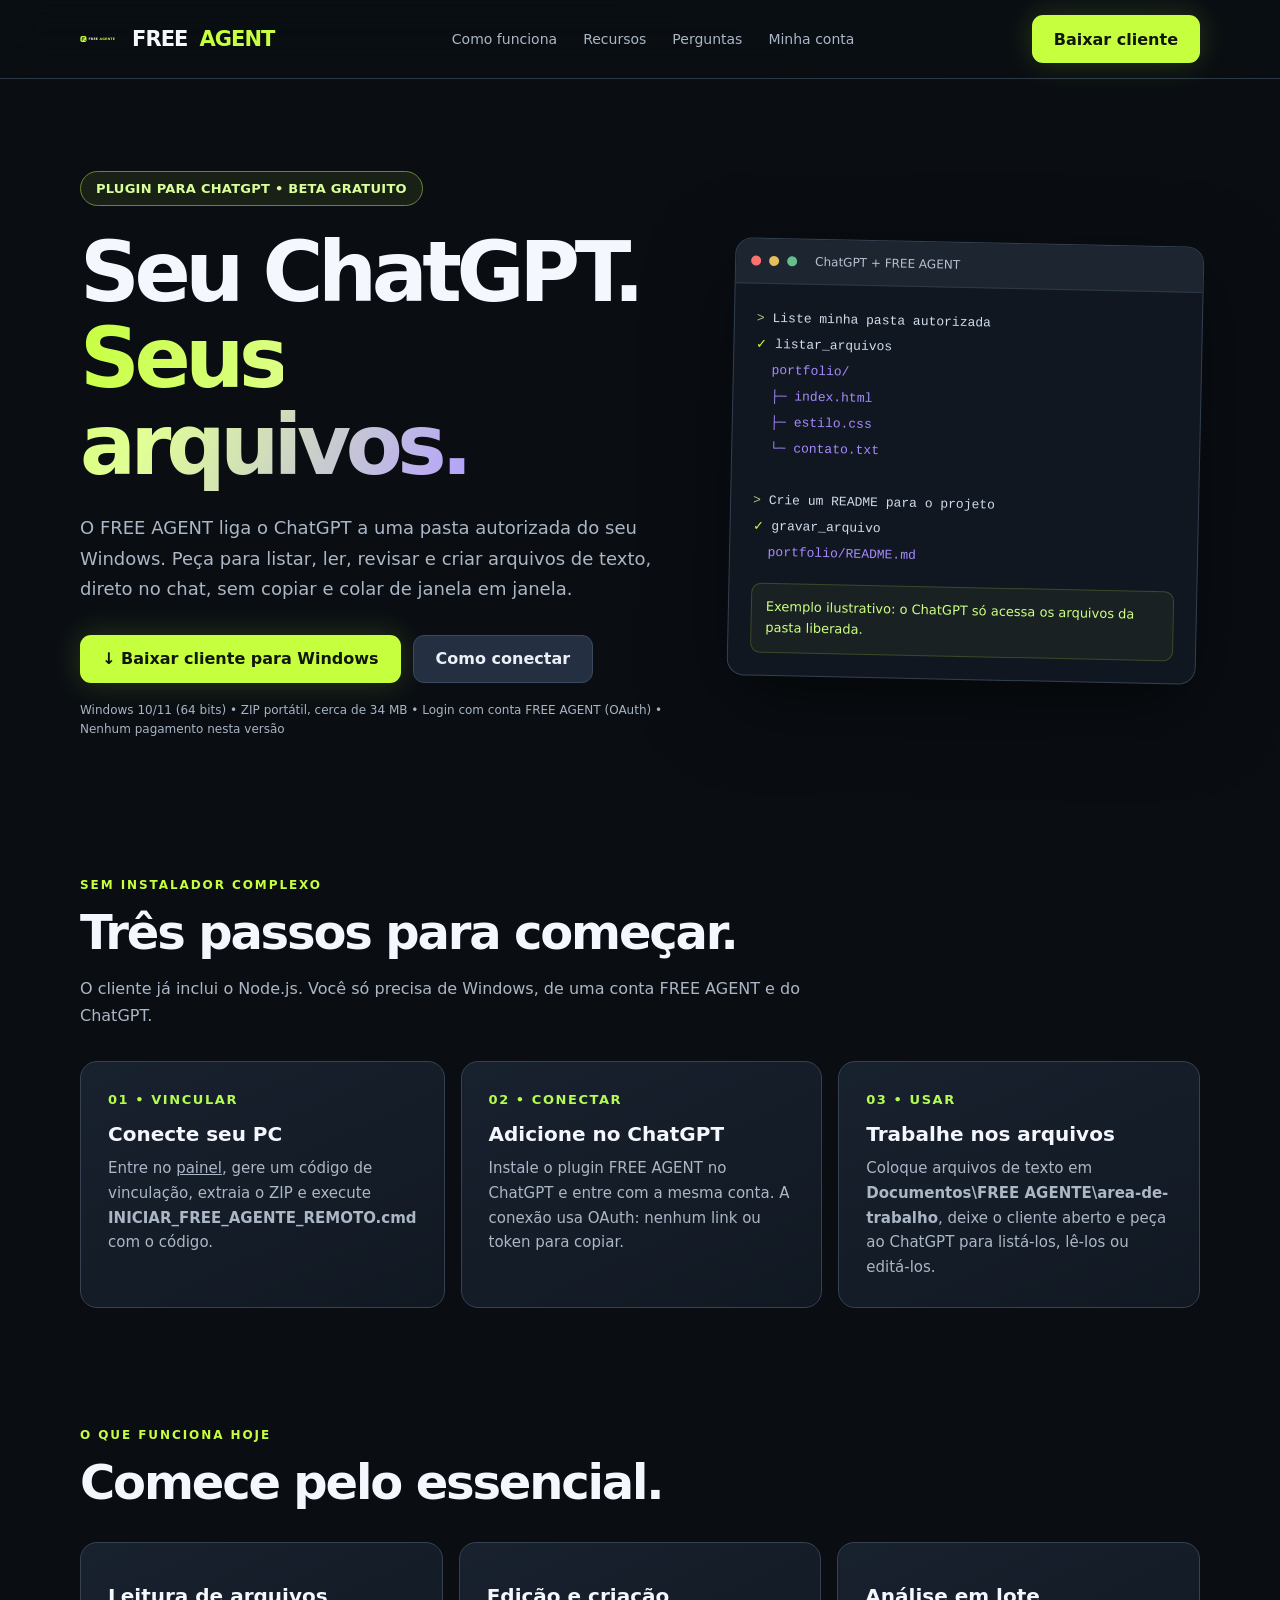
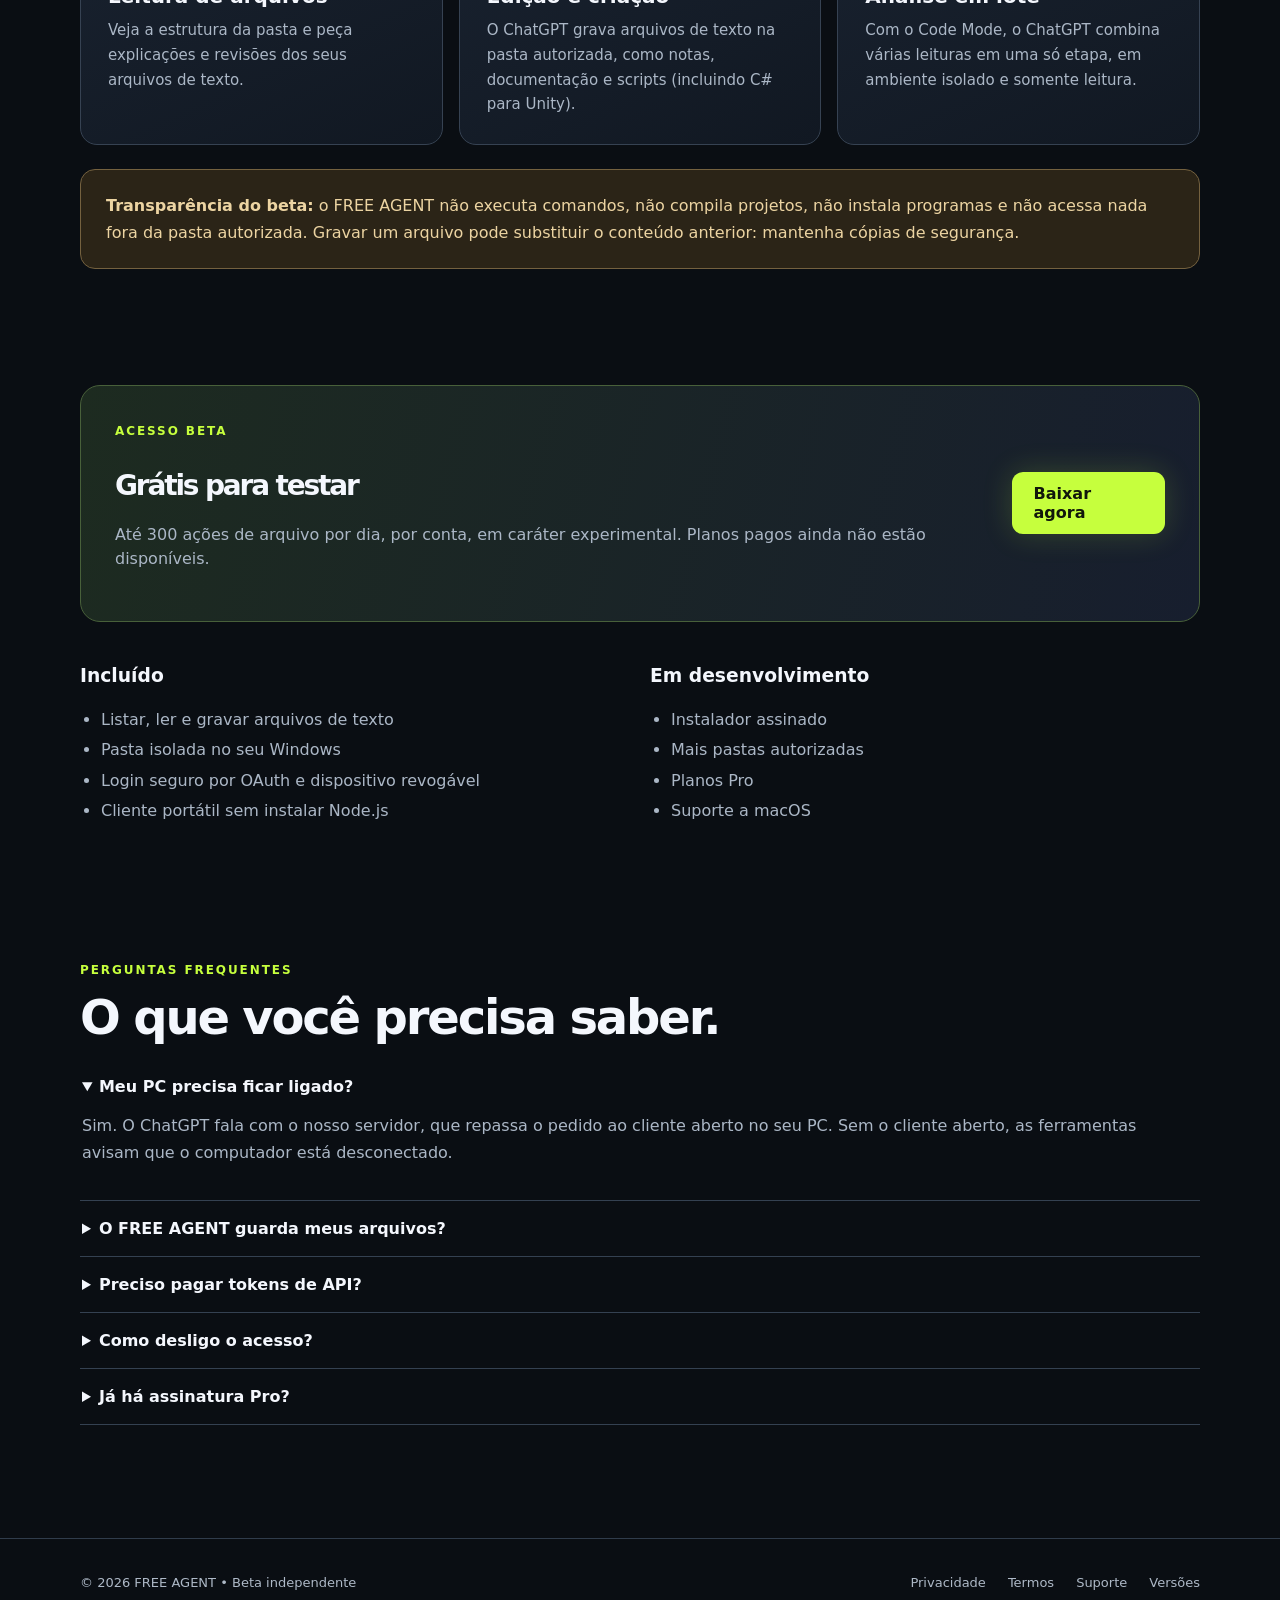
<file: docs/index.html>
<!doctype html><html lang="pt-BR"><head>
<meta charset="utf-8"><meta name="viewport" content="width=device-width,initial-scale=1">
<title>FREE AGENT — Arquivos do PC no ChatGPT</title><meta name="description" content="Plugin FREE AGENT: o ChatGPT lista, lê e edita arquivos de uma pasta autorizada do seu Windows.">
<meta name="theme-color" content="#0a0e13">
<link rel="icon" type="image/svg+xml" href="assets/logo.svg"><link rel="stylesheet" href="assets/style.css"></head>
<body><header class="nav"><div class="wrap nav-inner"><a class="brand" href="./"><img alt="" src="assets/logo.svg">FREE <span>AGENT</span></a>
<nav aria-label="Navegação"><a href="./#como">Como funciona</a><a href="./#recursos">Recursos</a><a href="./#duvidas">Perguntas</a><a href="https://api.freeagente.com/painel/conta.html">Minha conta</a></nav>
<a class="btn primary" href="https://github.com/elgato2221/free-agente-beta/releases/download/v0.2.3-remoto/free-agente-remote-client-0.2.3-win-x64.zip">Baixar cliente</a></div></header>
<section class="hero"><div class="wrap two"><div>
<span class="pill">PLUGIN PARA CHATGPT • BETA GRATUITO</span>
<h1>Seu ChatGPT. <span class="gradient">Seus arquivos.</span></h1>
<p class="lead">O FREE AGENT liga o ChatGPT a uma pasta autorizada do seu Windows. Peça para listar, ler, revisar e criar arquivos de texto, direto no chat, sem copiar e colar de janela em janela.</p>
<div class="actions"><a href="https://github.com/elgato2221/free-agente-beta/releases/download/v0.2.3-remoto/free-agente-remote-client-0.2.3-win-x64.zip" class="btn primary">↓ Baixar cliente para Windows</a>
<a href="#como" class="btn secondary">Como conectar</a></div>
<p class="mini">Windows 10/11 (64 bits) • ZIP portátil, cerca de 34 MB • Login com conta FREE AGENT (OAuth) • Nenhum pagamento nesta versão</p>
</div><div class="window" aria-label="Exemplo ilustrativo de uso"><div class="winbar">
<span class="dot"></span><span class="dot"></span><span class="dot"></span>
<span style="margin-left:10px">ChatGPT + FREE AGENT</span></div>
<div class="pad"><div class="line"><span class="prompt">&gt;</span> Liste minha pasta autorizada
<span class="good">✓</span> listar_arquivos
<span class="path">  portfolio/
  ├─ index.html
  ├─ estilo.css
  └─ contato.txt</span>

<span class="prompt">&gt;</span> Crie um README para o projeto
<span class="good">✓</span> gravar_arquivo
<span class="path">  portfolio/README.md</span></div>
<div class="note">Exemplo ilustrativo: o ChatGPT só acessa os arquivos da pasta liberada.</div></div></div></div></section>
<section class="part" id="como"><div class="wrap">
<span class="eyebrow">Sem instalador complexo</span><h2>Três passos para começar.</h2>
<p class="intro">O cliente já inclui o Node.js. Você só precisa de Windows, de uma conta FREE AGENT e do ChatGPT.</p>
<div class="cols"><article class="card"><span class="step">01 • VINCULAR</span><h3>Conecte seu PC</h3>
<p>Entre no <a href="https://api.freeagente.com/painel/conta.html">painel</a>, gere um código de vinculação, extraia o ZIP e execute <b>INICIAR_FREE_AGENTE_REMOTO.cmd</b> com o código.</p></article>
<article class="card"><span class="step">02 • CONECTAR</span><h3>Adicione no ChatGPT</h3>
<p>Instale o plugin FREE AGENT no ChatGPT e entre com a mesma conta. A conexão usa OAuth: nenhum link ou token para copiar.</p></article>
<article class="card"><span class="step">03 • USAR</span><h3>Trabalhe nos arquivos</h3>
<p>Coloque arquivos de texto em <b>Documentos\FREE AGENTE\area-de-trabalho</b>, deixe o cliente aberto e peça ao ChatGPT para listá-los, lê-los ou editá-los.</p></article></div></div></section>
<section class="part" id="recursos"><div class="wrap">
<span class="eyebrow">O que funciona hoje</span><h2>Comece pelo essencial.</h2>
<div class="cols">
<div class="card"><h3>Leitura de arquivos</h3><p>Veja a estrutura da pasta e peça explicações e revisões dos seus arquivos de texto.</p></div>
<div class="card"><h3>Edição e criação</h3><p>O ChatGPT grava arquivos de texto na pasta autorizada, como notas, documentação e scripts (incluindo C# para Unity).</p></div>
<div class="card"><h3>Análise em lote</h3><p>Com o Code Mode, o ChatGPT combina várias leituras em uma só etapa, em ambiente isolado e somente leitura.</p></div></div>
<div class="limitations"><strong>Transparência do beta:</strong> o FREE AGENT não executa comandos, não compila projetos, não instala programas e não acessa nada fora da pasta autorizada. Gravar um arquivo pode substituir o conteúdo anterior: mantenha cópias de segurança.</div></div></section>
<section class="part"><div class="wrap"><div class="pricing">
<div><span class="eyebrow">Acesso beta</span><h2><strong>Grátis para testar</strong></h2>
<p>Até 300 ações de arquivo por dia, por conta, em caráter experimental. Planos pagos ainda não estão disponíveis.</p></div>
<a href="https://github.com/elgato2221/free-agente-beta/releases/download/v0.2.3-remoto/free-agente-remote-client-0.2.3-win-x64.zip" class="btn primary">Baixar agora</a></div>
<div class="limits"><div><h3>Incluído</h3><ul>
<li>Listar, ler e gravar arquivos de texto</li><li>Pasta isolada no seu Windows</li>
<li>Login seguro por OAuth e dispositivo revogável</li><li>Cliente portátil sem instalar Node.js</li></ul></div>
<div><h3>Em desenvolvimento</h3><ul>
<li>Instalador assinado</li><li>Mais pastas autorizadas</li>
<li>Planos Pro</li><li>Suporte a macOS</li></ul></div></div></div></section>
<section class="part" id="duvidas"><div class="wrap"><span class="eyebrow">Perguntas frequentes</span>
<h2>O que você precisa saber.</h2>
<details open><summary>Meu PC precisa ficar ligado?</summary>
<p>Sim. O ChatGPT fala com o nosso servidor, que repassa o pedido ao cliente aberto no seu PC. Sem o cliente aberto, as ferramentas avisam que o computador está desconectado.</p></details>
<details><summary>O FREE AGENT guarda meus arquivos?</summary>
<p>Não. O conteúdo passa pelo servidor só em trânsito e não é gravado. Veja a <a href="privacidade.html">política de privacidade</a>.</p></details>
<details><summary>Preciso pagar tokens de API?</summary>
<p>Não. A IA é a do seu ChatGPT; o FREE AGENT só fornece o acesso aos arquivos.</p></details>
<details><summary>Como desligo o acesso?</summary>
<p>Feche o cliente, revogue o computador no painel ou desconecte o plugin no ChatGPT.</p></details>
<details><summary>Já há assinatura Pro?</summary>
<p>Não. Nesta versão beta não existe cobrança.</p></details>
</div></section>

<footer><div class="wrap"><span>© 2026 FREE AGENT • Beta independente</span><div class="legal">
<a href="privacidade.html">Privacidade</a><a href="termos.html">Termos</a>
<a href="suporte.html">Suporte</a><a href="https://github.com/elgato2221/free-agente-beta/releases">Versões</a></div></div></footer></body></html>
</file>
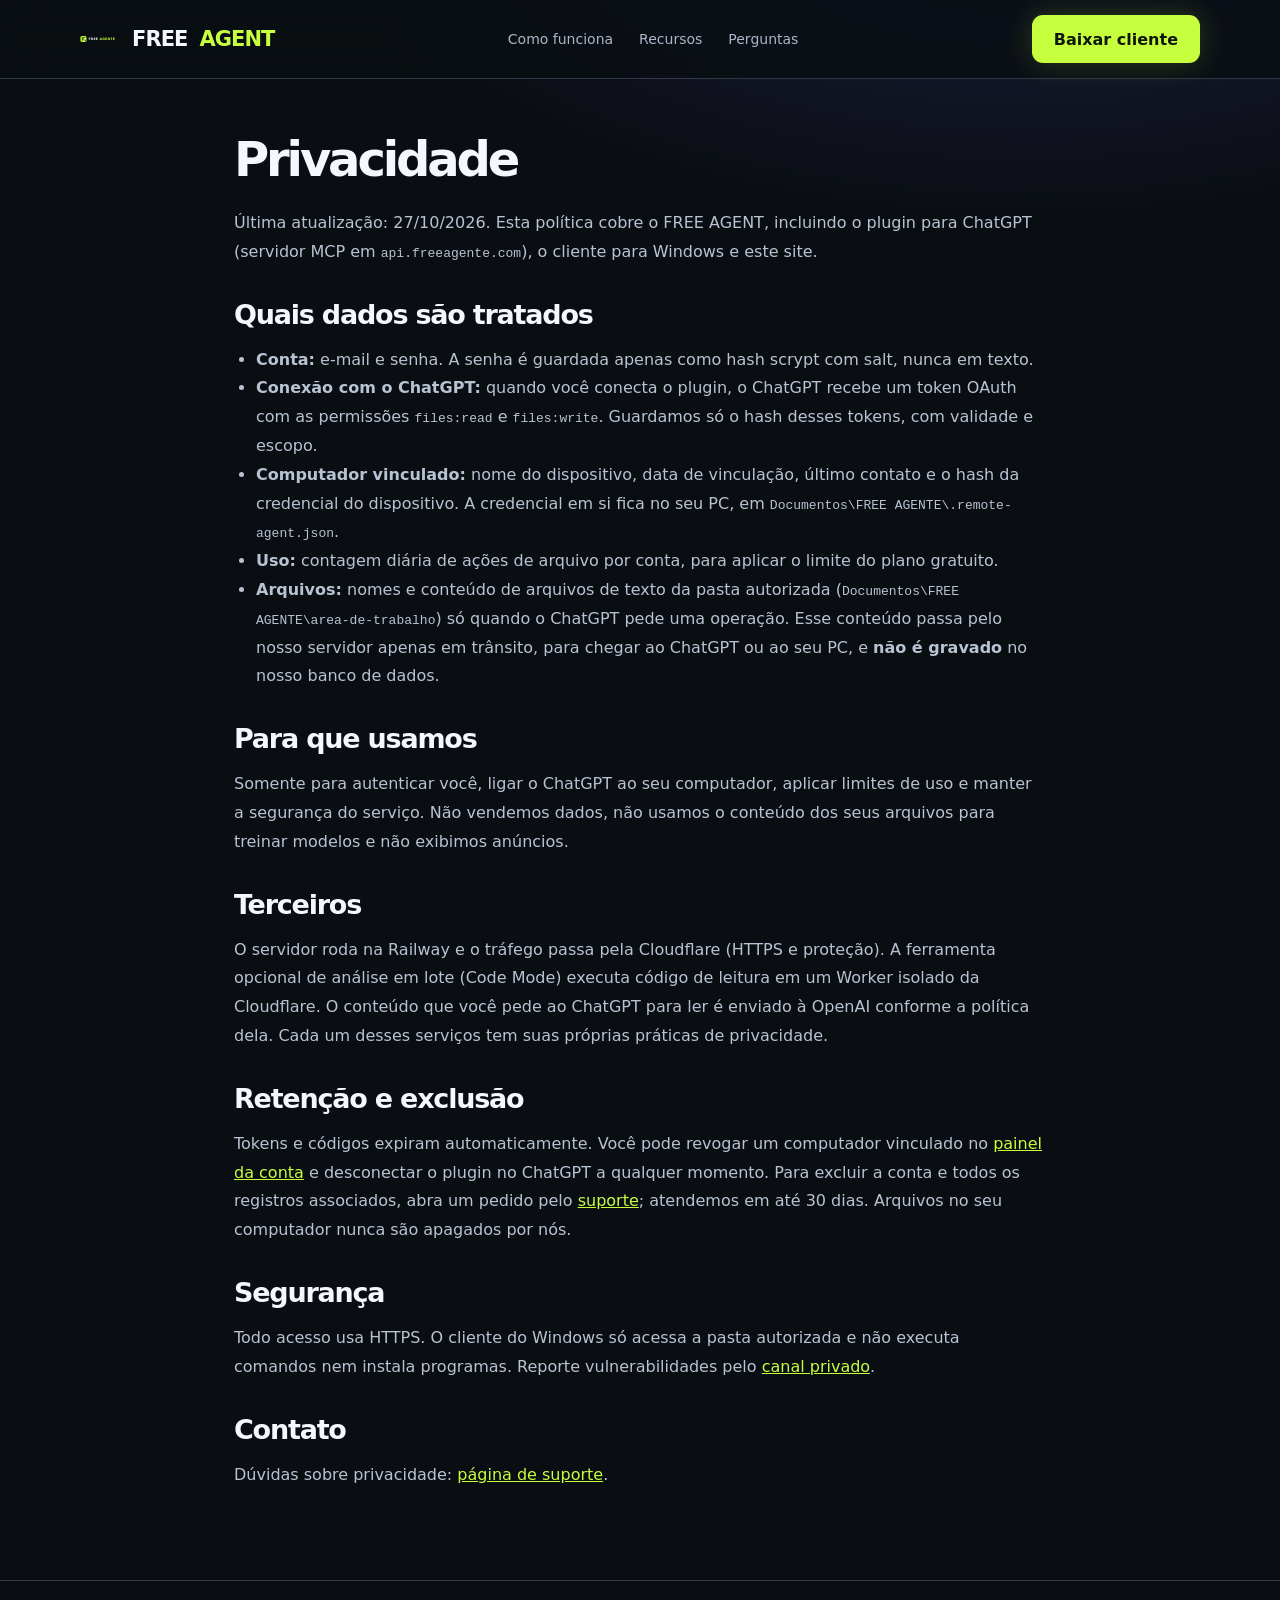
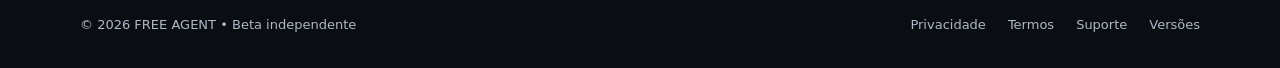
<file: docs/privacidade.html>
<!doctype html><html lang="pt-BR"><head>
<meta charset="utf-8"><meta name="viewport" content="width=device-width,initial-scale=1">
<title>Privacidade — FREE AGENT</title><meta name="description" content="FREE AGENTE Beta: acesso local a arquivos pelo ChatGPT/Claude, com MCP.">
<meta name="theme-color" content="#0a0e13">
<link rel="icon" type="image/svg+xml" href="assets/logo.svg"><link rel="stylesheet" href="assets/style.css"></head>
<body><header class="nav"><div class="wrap nav-inner"><a class="brand" href="./"><img alt="" src="assets/logo.svg">FREE <span>AGENT</span></a>
<nav aria-label="Navegação"><a href="./#como">Como funciona</a><a href="./#recursos">Recursos</a><a href="./#duvidas">Perguntas</a></nav>
<a class="btn primary" href="https://github.com/elgato2221/free-agente-beta/releases/download/v0.2.3-remoto/free-agente-remote-client-0.2.3-win-x64.zip">Baixar cliente</a></div></header>
<main class="doc"><h1>Privacidade</h1><p>Última atualização: 27/10/2026. Esta política cobre o FREE AGENT, incluindo o plugin para ChatGPT (servidor MCP em <code>api.freeagente.com</code>), o cliente para Windows e este site.</p>
<h2>Quais dados são tratados</h2><ul>
<li><strong>Conta:</strong> e-mail e senha. A senha é guardada apenas como hash scrypt com salt, nunca em texto.</li>
<li><strong>Conexão com o ChatGPT:</strong> quando você conecta o plugin, o ChatGPT recebe um token OAuth com as permissões <code>files:read</code> e <code>files:write</code>. Guardamos só o hash desses tokens, com validade e escopo.</li>
<li><strong>Computador vinculado:</strong> nome do dispositivo, data de vinculação, último contato e o hash da credencial do dispositivo. A credencial em si fica no seu PC, em <code>Documentos\FREE AGENTE\.remote-agent.json</code>.</li>
<li><strong>Uso:</strong> contagem diária de ações de arquivo por conta, para aplicar o limite do plano gratuito.</li>
<li><strong>Arquivos:</strong> nomes e conteúdo de arquivos de texto da pasta autorizada (<code>Documentos\FREE AGENTE\area-de-trabalho</code>) só quando o ChatGPT pede uma operação. Esse conteúdo passa pelo nosso servidor apenas em trânsito, para chegar ao ChatGPT ou ao seu PC, e <strong>não é gravado</strong> no nosso banco de dados.</li>
</ul>
<h2>Para que usamos</h2><p>Somente para autenticar você, ligar o ChatGPT ao seu computador, aplicar limites de uso e manter a segurança do serviço. Não vendemos dados, não usamos o conteúdo dos seus arquivos para treinar modelos e não exibimos anúncios.</p>
<h2>Terceiros</h2><p>O servidor roda na Railway e o tráfego passa pela Cloudflare (HTTPS e proteção). A ferramenta opcional de análise em lote (Code Mode) executa código de leitura em um Worker isolado da Cloudflare. O conteúdo que você pede ao ChatGPT para ler é enviado à OpenAI conforme a política dela. Cada um desses serviços tem suas próprias práticas de privacidade.</p>
<h2>Retenção e exclusão</h2><p>Tokens e códigos expiram automaticamente. Você pode revogar um computador vinculado no <a href="https://api.freeagente.com/painel/conta.html">painel da conta</a> e desconectar o plugin no ChatGPT a qualquer momento. Para excluir a conta e todos os registros associados, abra um pedido pelo <a href="suporte.html">suporte</a>; atendemos em até 30 dias. Arquivos no seu computador nunca são apagados por nós.</p>
<h2>Segurança</h2><p>Todo acesso usa HTTPS. O cliente do Windows só acessa a pasta autorizada e não executa comandos nem instala programas. Reporte vulnerabilidades pelo <a href="https://github.com/elgato2221/free-agente-beta/security/advisories/new">canal privado</a>.</p>
<h2>Contato</h2><p>Dúvidas sobre privacidade: <a href="suporte.html">página de suporte</a>.</p></main>
<footer><div class="wrap"><span>© 2026 FREE AGENT • Beta independente</span><div class="legal">
<a href="privacidade.html">Privacidade</a><a href="termos.html">Termos</a>
<a href="suporte.html">Suporte</a><a href="https://github.com/elgato2221/free-agente-beta/releases">Versões</a></div></div></footer></body></html>
</file>
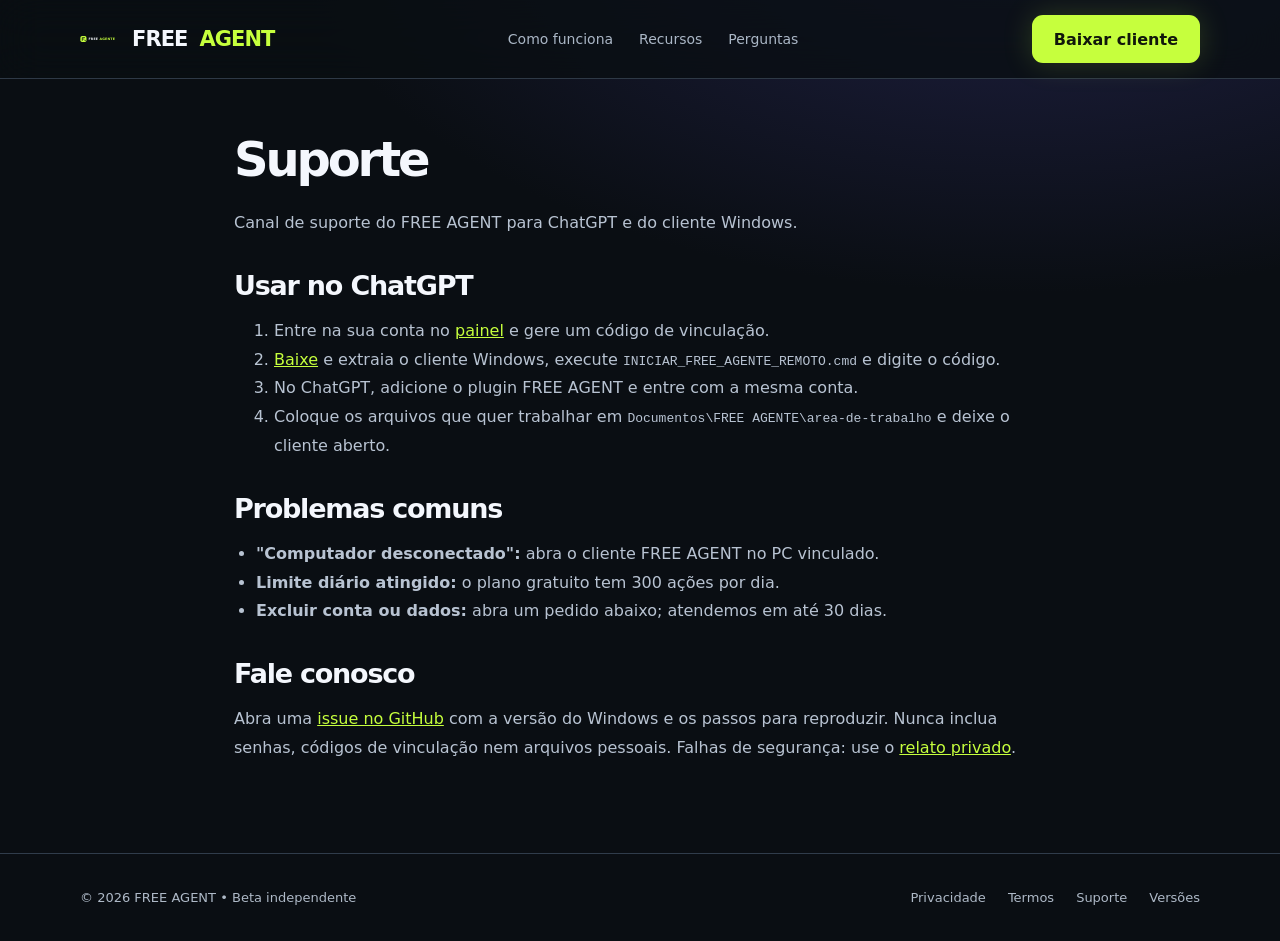
<file: docs/suporte.html>
<!doctype html><html lang="pt-BR"><head>
<meta charset="utf-8"><meta name="viewport" content="width=device-width,initial-scale=1">
<title>Suporte — FREE AGENT</title><meta name="description" content="FREE AGENTE Beta: acesso local a arquivos pelo ChatGPT/Claude, com MCP.">
<meta name="theme-color" content="#0a0e13">
<link rel="icon" type="image/svg+xml" href="assets/logo.svg"><link rel="stylesheet" href="assets/style.css"></head>
<body><header class="nav"><div class="wrap nav-inner"><a class="brand" href="./"><img alt="" src="assets/logo.svg">FREE <span>AGENT</span></a>
<nav aria-label="Navegação"><a href="./#como">Como funciona</a><a href="./#recursos">Recursos</a><a href="./#duvidas">Perguntas</a></nav>
<a class="btn primary" href="https://github.com/elgato2221/free-agente-beta/releases/download/v0.2.3-remoto/free-agente-remote-client-0.2.3-win-x64.zip">Baixar cliente</a></div></header>
<main class="doc"><h1>Suporte</h1><p>Canal de suporte do FREE AGENT para ChatGPT e do cliente Windows.</p>
<h2>Usar no ChatGPT</h2><ol>
<li>Entre na sua conta no <a href="https://api.freeagente.com/painel/conta.html">painel</a> e gere um código de vinculação.</li>
<li><a href="https://github.com/elgato2221/free-agente-beta/releases/download/v0.2.3-remoto/free-agente-remote-client-0.2.3-win-x64.zip">Baixe</a> e extraia o cliente Windows, execute <code>INICIAR_FREE_AGENTE_REMOTO.cmd</code> e digite o código.</li>
<li>No ChatGPT, adicione o plugin FREE AGENT e entre com a mesma conta.</li>
<li>Coloque os arquivos que quer trabalhar em <code>Documentos\FREE AGENTE\area-de-trabalho</code> e deixe o cliente aberto.</li></ol>
<h2>Problemas comuns</h2><ul>
<li><strong>"Computador desconectado":</strong> abra o cliente FREE AGENT no PC vinculado.</li>
<li><strong>Limite diário atingido:</strong> o plano gratuito tem 300 ações por dia.</li>
<li><strong>Excluir conta ou dados:</strong> abra um pedido abaixo; atendemos em até 30 dias.</li></ul>
<h2>Fale conosco</h2><p>Abra uma <a href="https://github.com/elgato2221/free-agente-beta/issues">issue no GitHub</a> com a versão do Windows e os passos para reproduzir. Nunca inclua senhas, códigos de vinculação nem arquivos pessoais. Falhas de segurança: use o <a href="https://github.com/elgato2221/free-agente-beta/security/advisories/new">relato privado</a>.</p></main>
<footer><div class="wrap"><span>© 2026 FREE AGENT • Beta independente</span><div class="legal">
<a href="privacidade.html">Privacidade</a><a href="termos.html">Termos</a>
<a href="suporte.html">Suporte</a><a href="https://github.com/elgato2221/free-agente-beta/releases">Versões</a></div></div></footer></body></html>
</file>
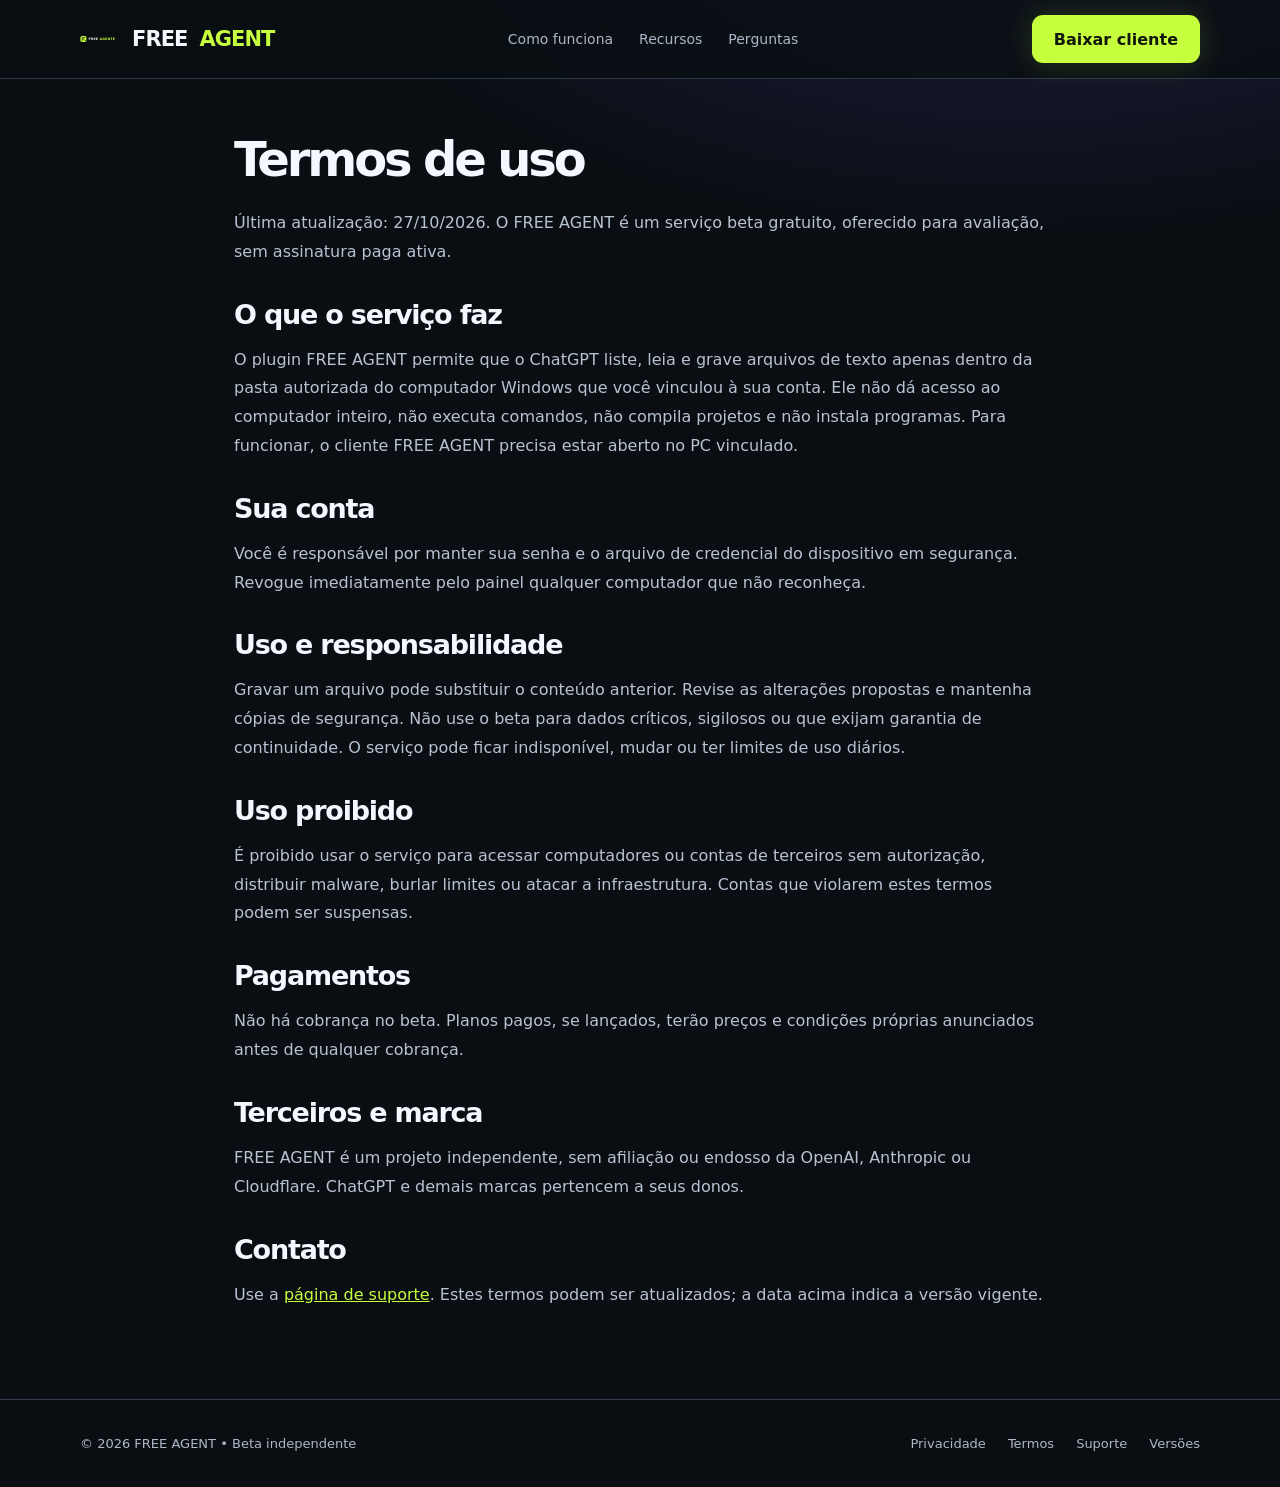
<file: docs/termos.html>
<!doctype html><html lang="pt-BR"><head>
<meta charset="utf-8"><meta name="viewport" content="width=device-width,initial-scale=1">
<title>Termos de uso — FREE AGENT</title><meta name="description" content="FREE AGENTE Beta: acesso local a arquivos pelo ChatGPT/Claude, com MCP.">
<meta name="theme-color" content="#0a0e13">
<link rel="icon" type="image/svg+xml" href="assets/logo.svg"><link rel="stylesheet" href="assets/style.css"></head>
<body><header class="nav"><div class="wrap nav-inner"><a class="brand" href="./"><img alt="" src="assets/logo.svg">FREE <span>AGENT</span></a>
<nav aria-label="Navegação"><a href="./#como">Como funciona</a><a href="./#recursos">Recursos</a><a href="./#duvidas">Perguntas</a></nav>
<a class="btn primary" href="https://github.com/elgato2221/free-agente-beta/releases/download/v0.2.3-remoto/free-agente-remote-client-0.2.3-win-x64.zip">Baixar cliente</a></div></header>
<main class="doc"><h1>Termos de uso</h1><p>Última atualização: 27/10/2026. O FREE AGENT é um serviço beta gratuito, oferecido para avaliação, sem assinatura paga ativa.</p>
<h2>O que o serviço faz</h2><p>O plugin FREE AGENT permite que o ChatGPT liste, leia e grave arquivos de texto apenas dentro da pasta autorizada do computador Windows que você vinculou à sua conta. Ele não dá acesso ao computador inteiro, não executa comandos, não compila projetos e não instala programas. Para funcionar, o cliente FREE AGENT precisa estar aberto no PC vinculado.</p>
<h2>Sua conta</h2><p>Você é responsável por manter sua senha e o arquivo de credencial do dispositivo em segurança. Revogue imediatamente pelo painel qualquer computador que não reconheça.</p>
<h2>Uso e responsabilidade</h2><p>Gravar um arquivo pode substituir o conteúdo anterior. Revise as alterações propostas e mantenha cópias de segurança. Não use o beta para dados críticos, sigilosos ou que exijam garantia de continuidade. O serviço pode ficar indisponível, mudar ou ter limites de uso diários.</p>
<h2>Uso proibido</h2><p>É proibido usar o serviço para acessar computadores ou contas de terceiros sem autorização, distribuir malware, burlar limites ou atacar a infraestrutura. Contas que violarem estes termos podem ser suspensas.</p>
<h2>Pagamentos</h2><p>Não há cobrança no beta. Planos pagos, se lançados, terão preços e condições próprias anunciados antes de qualquer cobrança.</p>
<h2>Terceiros e marca</h2><p>FREE AGENT é um projeto independente, sem afiliação ou endosso da OpenAI, Anthropic ou Cloudflare. ChatGPT e demais marcas pertencem a seus donos.</p>
<h2>Contato</h2><p>Use a <a href="suporte.html">página de suporte</a>. Estes termos podem ser atualizados; a data acima indica a versão vigente.</p></main>
<footer><div class="wrap"><span>© 2026 FREE AGENT • Beta independente</span><div class="legal">
<a href="privacidade.html">Privacidade</a><a href="termos.html">Termos</a>
<a href="suporte.html">Suporte</a><a href="https://github.com/elgato2221/free-agente-beta/releases">Versões</a></div></div></footer></body></html>
</file>
<file: docs/assets/style.css>
:root{color-scheme:dark;--bg:#0a0e13;--card:#141b24;--card2:#1a2330;--line:#2e3946;--text:#f4f7fd;--muted:#abb7c6;--lime:#c6ff3d;--violet:#9b77fb}
*{box-sizing:border-box}html{scroll-behavior:smooth}
body{margin:0;background:radial-gradient(80vw 42vw at 80% -10%,#202146 0%,transparent 72%),var(--bg);color:var(--text);font-family:Inter,system-ui,-apple-system,Segoe UI,Roboto,Arial,sans-serif}
a{color:inherit}a:focus-visible,button:focus-visible{outline:3px solid #c6ff3d;outline-offset:4px}
.wrap{width:min(1120px,calc(100% - 48px));margin:auto}
.nav{border-bottom:1px solid var(--line);background:#0a0e13c9;backdrop-filter:blur(20px);position:sticky;top:0;z-index:3}
.nav-inner{min-height:78px;display:flex;align-items:center;gap:28px;justify-content:space-between}
.brand{display:flex;align-items:center;gap:12px;font-size:21px;font-weight:900;letter-spacing:-.045em;text-decoration:none}
.brand img{width:40px;height:40px}.brand span{color:var(--lime)}
nav{display:flex;gap:26px}nav a{font-size:14px;text-decoration:none;color:var(--muted)}nav a:hover,.legal a:hover{color:var(--lime)}
.btn{display:inline-flex;align-items:center;justify-content:center;min-height:48px;padding:12px 22px;border-radius:11px;font-weight:800;text-decoration:none;transition:transform .2s,background .2s;cursor:pointer}
.btn:hover{transform:translateY(-2px)}.primary{color:#11170b;background:var(--lime);box-shadow:0 0 30px #c6ff3d2d}
.secondary{color:#ebf0f8;background:#243042;border:1px solid #3a4a60}
.hero{padding:92px 0 65px}.two{display:grid;grid-template-columns:1.12fr .88fr;gap:55px;align-items:center}
.pill{display:inline-flex;border:1px solid #678536;background:#c6ff3d14;border-radius:999px;padding:9px 15px;color:#d8ff98;font-size:13px;font-weight:800;letter-spacing:.02em}
h1{font-size:clamp(46px,6.8vw,83px);line-height:1.04;letter-spacing:-.065em;margin:24px 0}
.gradient{background:linear-gradient(115deg,var(--lime),#e1ff95 45%,#b3a0ff);-webkit-background-clip:text;background-clip:text;color:transparent}
.lead{font-size:18px;line-height:1.7;color:var(--muted);max-width:610px}
.actions{display:flex;flex-wrap:wrap;gap:12px;margin:30px 0 18px}
.mini{font-size:12px;color:#a8b4c3;line-height:1.6}.window{background:#111721;border:1px solid #344051;border-radius:17px;overflow:hidden;box-shadow:0 25px 80px #0008;transform:rotate(1.2deg)}
.winbar{display:flex;align-items:center;gap:8px;border-bottom:1px solid var(--line);padding:15px;background:#1d2531;color:#b6c1d0;font-size:12px}
.dot{width:10px;height:10px;background:#465366;border-radius:50%}.dot:first-child{background:#fa716f}.dot:nth-child(2){background:#e7be5b}.dot:nth-child(3){background:#65be8d}
.pad{padding:22px}.line{font-family:ui-monospace,SFMono-Regular,Consolas,monospace;white-space:pre-wrap;font-size:13px;line-height:2;color:#cfdded}
.prompt{color:#abc686}.good{color:var(--lime)}.path{color:#a68aff}
.note{margin-top:17px;padding:13px 14px;background:#c6ff3d0c;border:1px solid #56762c80;border-radius:10px;color:#ccff83;font-size:13px;line-height:1.6}
section.part{padding:58px 0}.eyebrow{text-transform:uppercase;font-size:12px;letter-spacing:.16em;font-weight:900;color:var(--lime)}
h2{font-size:clamp(30px,4vw,48px);line-height:1.15;letter-spacing:-.045em;margin:12px 0 14px}
.intro{max-width:730px;color:var(--muted);line-height:1.65}
.cols{display:grid;grid-template-columns:repeat(3,1fr);gap:16px;margin-top:32px}
.card{background:linear-gradient(155deg,#18212e,#111822);border:1px solid #364252;border-radius:17px;padding:27px}
.step{color:#b4fc50;font-weight:800;font-size:13px;letter-spacing:.12em}.card h3{font-size:20px;margin:14px 0 10px}
.card p{font-size:15px;color:var(--muted);line-height:1.65;margin:0}.limitations{margin-top:24px;border-radius:15px;background:#2b2417;border:1px solid #74613f;padding:22px 25px;color:#ecd4a2;line-height:1.7}
.limits{display:grid;grid-template-columns:1fr 1fr;gap:20px;margin-top:25px}.limits ul{color:var(--muted);line-height:1.9;padding-left:21px}
.pricing{border:1px solid #48603a;background:linear-gradient(105deg,#1d2b20,#171e2e);padding:34px;border-radius:20px;display:flex;justify-content:space-between;align-items:center;gap:30px}
.pricing strong{font-size:28px}.pricing p{color:var(--muted);line-height:1.5}
details{border-bottom:1px solid #344151;padding:18px 2px}summary{cursor:pointer;font-weight:700;font-size:16px}details p{line-height:1.7;color:var(--muted)}
footer{border-top:1px solid #303c4b;margin-top:55px;padding:36px 0;color:#aeb9c7;font-size:13px}
footer .wrap{display:flex;justify-content:space-between;align-items:center;gap:20px;flex-wrap:wrap}.legal{display:flex;flex-wrap:wrap;gap:22px}
.legal a{text-decoration:none;color:#aeb9c7}.doc{max-width:860px;margin:56px auto 90px;padding:0 24px}.doc h1{font-size:48px}.doc h2{font-size:27px;margin-top:32px}.doc p,.doc li{color:#b8c3d2;line-height:1.8}.doc ul{padding-left:22px}.doc a{color:var(--lime)}
@media(max-width:860px){nav{display:none}.two,.cols,.limits{grid-template-columns:1fr}.hero{padding:55px 0 25px}.window{transform:none}.pricing{display:block}.pricing .btn{margin-top:15px}}
@media(max-width:470px){.wrap{width:calc(100% - 30px)}.nav-inner{min-height:70px}.nav .btn{padding:10px 12px;font-size:12px}.brand{font-size:17px}.brand img{width:32px;height:32px}.actions .btn{width:100%}h1{font-size:46px}.lead{font-size:16px}.pad{padding:15px}.line{font-size:11px}}
@media(prefers-reduced-motion:reduce){html{scroll-behavior:auto}.btn{transition:none}}
</file>
